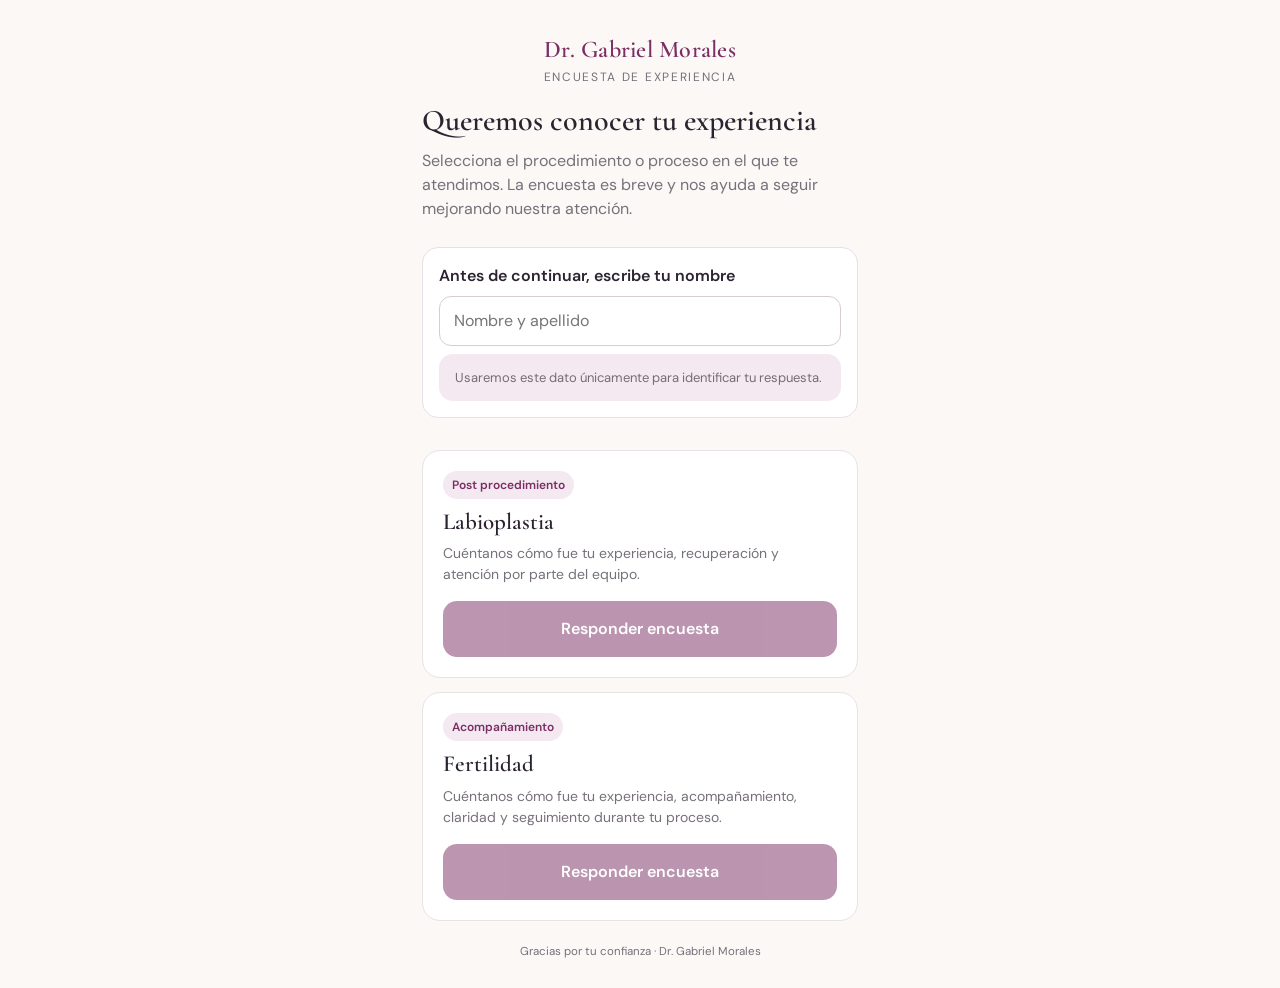
<file: index.html>
<!doctype html>
<html lang="es">
<head>
<meta charset="utf-8">
<meta name="viewport" content="width=device-width, initial-scale=1, viewport-fit=cover">
<title>Tu experiencia · Dr. Gabriel Morales</title>
<link rel="preconnect" href="https://fonts.googleapis.com">
<link href="https://fonts.googleapis.com/css2?family=Cormorant+Garamond:wght@500;600&family=DM+Sans:wght@400;500;600&display=swap" rel="stylesheet">
<link rel="stylesheet" href="styles.css">
<style>
.identifica{margin:0 0 18px;padding:16px;border:1px solid #eadfe6;border-radius:16px;background:#fff}
.identifica label{display:block;font-weight:600;margin-bottom:8px}
.identifica input{width:100%;box-sizing:border-box;padding:12px 14px;border:1px solid #d9cbd4;border-radius:12px;font:inherit}
.aviso{font-size:13px;color:#766b77;margin:8px 0 0}
.btn.disabled{opacity:.5;pointer-events:none}
</style>
</head>
<body>
<main class="app home">
  <header>
    <div class="marca">Dr. Gabriel Morales</div>
    <div class="espec">Encuesta de experiencia</div>
  </header>

  <h1 id="titulo">Queremos conocer tu experiencia</h1>
  <p class="intro">Selecciona el procedimiento o proceso en el que te atendimos. La encuesta es breve y nos ayuda a seguir mejorando nuestra atención.</p>

  <section id="identifica" class="identifica">
    <label for="nombre">Antes de continuar, escribe tu nombre</label>
    <input id="nombre" type="text" placeholder="Nombre y apellido" autocomplete="name">
    <p class="aviso">Usaremos este dato únicamente para identificar tu respuesta.</p>
  </section>

  <section class="home-card">
    <span class="badge">Post procedimiento</span>
    <h2>Labioplastia</h2>
    <p>Cuéntanos cómo fue tu experiencia, recuperación y atención por parte del equipo.</p>
    <a class="btn disabled" id="labio" href="#">Responder encuesta</a>
  </section>

  <section class="home-card">
    <span class="badge">Acompañamiento</span>
    <h2>Fertilidad</h2>
    <p>Cuéntanos cómo fue tu experiencia, acompañamiento, claridad y seguimiento durante tu proceso.</p>
    <a class="btn disabled" id="fert" href="#">Responder encuesta</a>
  </section>

  <footer>Gracias por tu confianza · Dr. Gabriel Morales</footer>
</main>

<script>
const p=new URLSearchParams(location.search);
const n=p.get('n')||'';
const lead=p.get('lead')||'';
const nombre=document.getElementById('nombre');
if(n){nombre.value=n;document.getElementById('titulo').textContent='Hola '+n+', queremos conocer tu experiencia';}
function actualizar(){
  const nom=nombre.value.trim();
  const qs=new URLSearchParams();
  if(nom) qs.set('n',nom);
  if(lead) qs.set('lead',lead);
  const suffix=qs.toString()?'?'+qs.toString():'';
  const activo=nom.length>=2;
  for(const [id,file] of [['labio','labioplastia.html'],['fert','fertilidad.html']]){
    const a=document.getElementById(id);
    a.href=activo?file+suffix:'#';
    a.classList.toggle('disabled',!activo);
  }
}
nombre.addEventListener('input',actualizar);
actualizar();
</script>
</body>
</html>
</file>
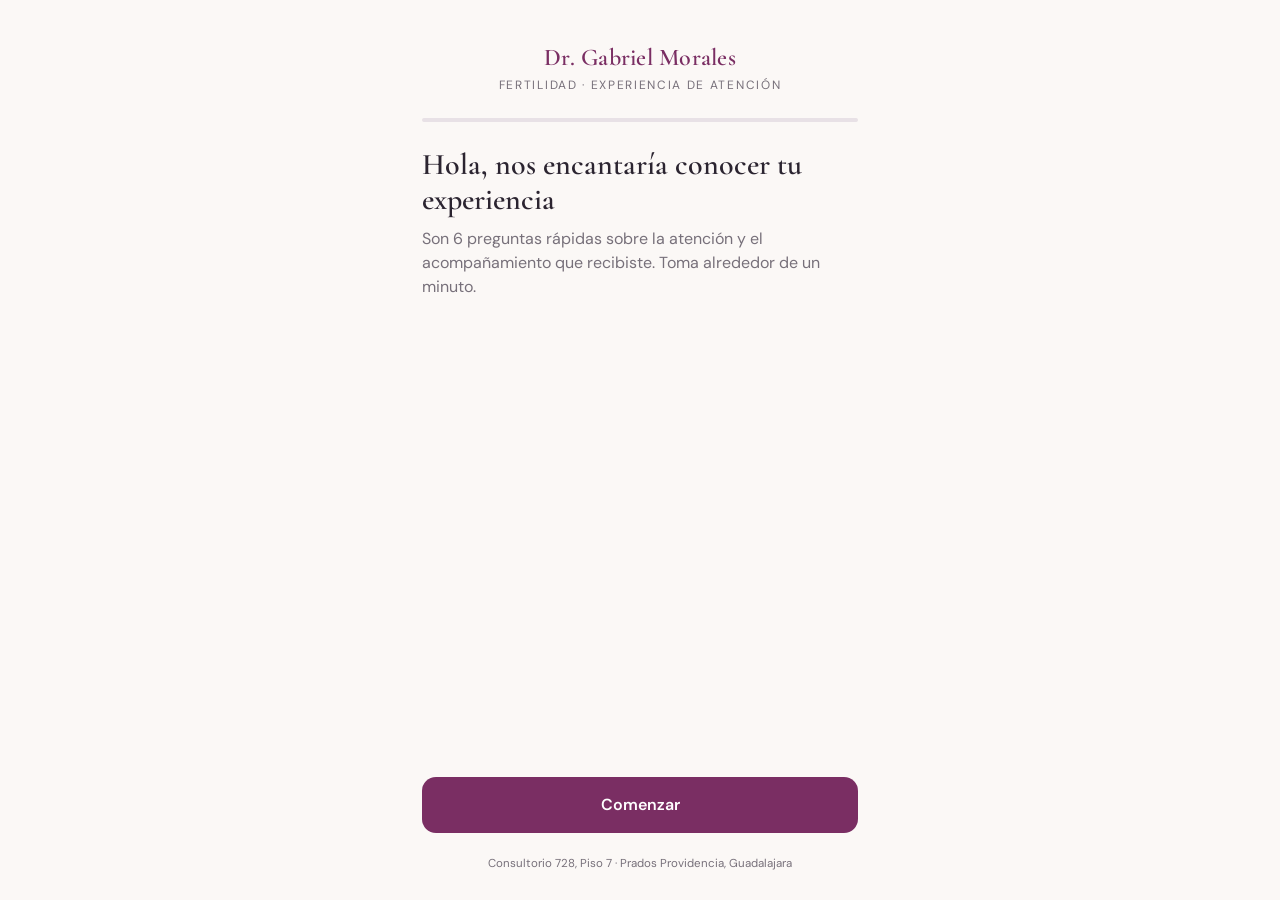
<file: fertilidad.html>
<!doctype html>
<html lang="es">
<head>
<meta charset="utf-8">
<meta name="viewport" content="width=device-width, initial-scale=1, viewport-fit=cover">
<title>Tu experiencia en fertilidad · Dr. Gabriel Morales</title>
<link rel="preconnect" href="https://fonts.googleapis.com">
<link href="https://fonts.googleapis.com/css2?family=Cormorant+Garamond:wght@500;600&family=DM+Sans:wght@400;500;600&display=swap" rel="stylesheet">
<link rel="stylesheet" href="styles.css">
</head>
<body>
<main class="app">
<header>
  <img class="logo" id="logo" alt="" hidden>
  <div class="marca">Dr. Gabriel Morales</div>
  <div class="espec">Fertilidad · Experiencia de atención</div>
</header>
<div class="barra" id="barra"><i></i></div>

<section class="paso activo" data-paso="0">
  <h1 id="saludo">Hola, nos encantaría conocer tu experiencia</h1>
  <p class="intro">Son 6 preguntas rápidas sobre la atención y el acompañamiento que recibiste. Toma alrededor de un minuto.</p>
  <div class="acciones"><button class="btn" data-sig>Comenzar</button></div>
</section>

<section class="paso" data-paso="1" data-campo="experiencia" data-tipo="estrellas">
  <div class="num">Pregunta 1 de 6</div>
  <h2>¿Cómo calificarías tu experiencia general durante tu proceso de fertilidad?</h2>
  <div class="estrellas"></div><div class="etq"></div>
  <div class="acciones"><button class="btn sec" data-ant>Atrás</button><button class="btn" data-sig disabled>Siguiente</button></div>
</section>

<section class="paso" data-paso="2" data-campo="acompanamiento" data-tipo="opciones">
  <div class="num">Pregunta 2 de 6</div>
  <h2>¿Te sentiste escuchada y acompañada durante tu proceso?</h2>
  <div class="opciones" data-ops="Sí, totalmente|En parte|No"></div>
  <div class="acciones"><button class="btn sec" data-ant>Atrás</button><button class="btn" data-sig disabled>Siguiente</button></div>
</section>

<section class="paso" data-paso="3" data-campo="informacion" data-tipo="opciones">
  <div class="num">Pregunta 3 de 6</div>
  <h2>¿La información sobre tu tratamiento y los siguientes pasos fue clara?</h2>
  <div class="opciones" data-ops="Sí, muy clara|Más o menos|No"></div>
  <div class="acciones"><button class="btn sec" data-ant>Atrás</button><button class="btn" data-sig disabled>Siguiente</button></div>
</section>

<section class="paso" data-paso="4" data-campo="seguimiento" data-tipo="estrellas">
  <div class="num">Pregunta 4 de 6</div>
  <h2>¿Cómo calificarías el seguimiento y la atención del equipo?</h2>
  <div class="estrellas"></div><div class="etq"></div>
  <div class="acciones"><button class="btn sec" data-ant>Atrás</button><button class="btn" data-sig disabled>Siguiente</button></div>
</section>

<section class="paso" data-paso="5" data-campo="dudas" data-tipo="opciones">
  <div class="num">Pregunta 5 de 6</div>
  <h2>¿Sentiste que podías resolver tus dudas cuando lo necesitabas?</h2>
  <div class="opciones" data-ops="Sí|A veces|No|Me gustaría que me contactaran"></div>
  <div class="acciones"><button class="btn sec" data-ant>Atrás</button><button class="btn" data-sig disabled>Siguiente</button></div>
</section>

<section class="paso" data-paso="6" data-campo="recomendacion" data-tipo="nps">
  <div class="num">Pregunta 6 de 6</div>
  <h2>Del 0 al 10, ¿qué tan probable es que recomiendes nuestra atención a otra paciente o pareja?</h2>
  <div class="nps"></div>
  <div class="nps-ley"><span>Nada probable</span><span>Muy probable</span></div>
  <div class="acciones"><button class="btn sec" data-ant>Atrás</button><button class="btn" data-sig disabled>Siguiente</button></div>
</section>

<section class="paso" data-paso="7" data-campo="comentario" data-tipo="texto">
  <div class="num">Opcional</div>
  <h2>¿Qué fue lo que más valoraste, o qué podríamos mejorar?</h2>
  <textarea id="comentario" placeholder="Escribe aquí si quieres compartir algo más…"></textarea>
  <div class="acciones"><button class="btn sec" data-ant>Atrás</button><button class="btn" id="enviar">Finalizar</button></div>
</section>

<section class="paso fin" data-paso="8">
  <div class="corazon">💜</div>
  <h1 id="gracias">¡Gracias por compartir tu experiencia!</h1>
  <p class="intro" style="margin-bottom:0">Tu opinión nos ayuda a mejorar el acompañamiento de cada paciente y pareja.</p>
  <div class="aviso" id="avisoContacto" hidden>El equipo revisará tu respuesta para poder darte seguimiento.</div>
  <div class="estado" id="estadoEnvio" hidden></div>
  <p style="margin-top:26px">Si deseas, también puedes compartir públicamente cómo fue tu experiencia con nuestra atención.</p>
  <a class="btn google" id="btnGoogle" target="_blank" rel="noopener">
    <svg viewBox="0 0 48 48" aria-hidden="true"><path fill="#EA4335" d="M24 9.5c3.5 0 6.6 1.2 9.1 3.6l6.8-6.8C35.8 2.4 30.3 0 24 0 14.6 0 6.6 5.4 2.7 13.3l7.9 6.1C12.5 13.6 17.8 9.5 24 9.5z"/><path fill="#4285F4" d="M46.1 24.5c0-1.6-.1-3.1-.4-4.5H24v9h12.4c-.5 2.9-2.2 5.3-4.6 6.9l7.1 5.5c4.2-3.9 7.2-9.6 7.2-16.9z"/><path fill="#FBBC05" d="M10.6 28.6c-.5-1.4-.8-3-.8-4.6s.3-3.2.8-4.6l-7.9-6.1C1 16.6 0 20.2 0 24s1 7.4 2.7 10.7l7.9-6.1C12.5 13.6 17.8 9.5 24 9.5z"/><path fill="#34A853" d="M24 48c6.5 0 11.9-2.1 15.9-5.8l-7.1-5.5c-2.2 1.5-5 2.3-8.8 2.3-6.2 0-11.5-4.1-13.4-9.9l-7.9 6.1C6.6 42.6 14.6 48 24 48z"/></svg>
    Dejar mi reseña en Google
  </a>
  <p class="nota">No necesitas compartir detalles personales de tu tratamiento; puedes hablar únicamente de la atención recibida.</p>
</section>

<footer>Consultorio 728, Piso 7 · Prados Providencia, Guadalajara</footer>
</main>

<script>
window.SURVEY_CONFIG = {
  tratamiento: 'fertilidad',
  submitUrl: 'https://lzjpxumivquajfunpuwg.supabase.co/rest/v1/encuestas_gabriel',
  supabaseAnonKey: 'eyJhbGciOiJIUzI1NiIsInR5cCI6IkpXVCJ9.eyJpc3MiOiJzdXBhYmFzZSIsInJlZiI6Imx6anB4dW1pdnF1YWpmdW5wdXdnIiwicm9sZSI6ImFub24iLCJpYXQiOjE3OTAxMzcxNTUsImV4cCI6MjEwNTcxMzE1NX0.zhnwLkoblkVb7UVgF2Bcwm5vsxRPFUez3rIhFj-zWkk',
  googleReviewUrl: 'https://search.google.com/local/writereview?placeid=ChIJ0_7BGNCvKIQR3kuCuLhaA7U',
  logoUrl: '',
  alertWhen: (r) =>
    r.dudas === 'Me gustaría que me contactaran' ||
    r.acompanamiento === 'No' ||
    r.informacion === 'No' ||
    (r.experiencia && r.experiencia <= 3) ||
    (r.recomendacion !== undefined && r.recomendacion <= 6)
};
</script>
<script src="survey.js?v=3"></script>
</body>
</html>
</file>
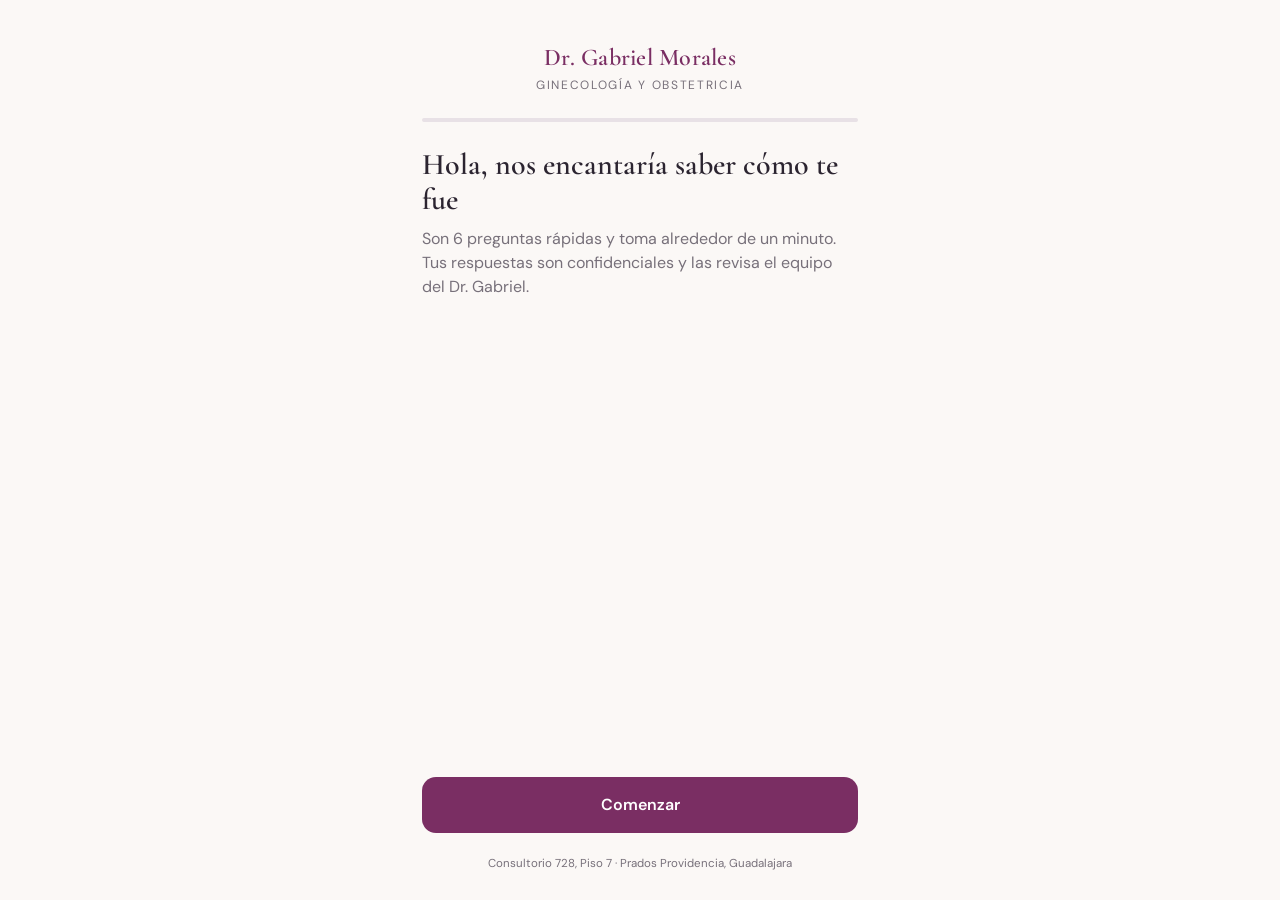
<file: labioplastia.html>
<!doctype html>
<html lang="es">
<head>
<meta charset="utf-8">
<meta name="viewport" content="width=device-width, initial-scale=1, viewport-fit=cover">
<title>Tu experiencia · Dr. Gabriel Morales</title>
<link rel="preconnect" href="https://fonts.googleapis.com">
<link href="https://fonts.googleapis.com/css2?family=Cormorant+Garamond:wght@500;600&family=DM+Sans:wght@400;500;600&display=swap" rel="stylesheet">
<link rel="stylesheet" href="styles.css">
</head>
<body>
<main class="app">
<header>
  <img class="logo" id="logo" alt="" hidden>
  <div class="marca">Dr. Gabriel Morales</div>
  <div class="espec">Ginecología y Obstetricia</div>
</header>
<div class="barra" id="barra"><i></i></div>

<section class="paso activo" data-paso="0">
  <h1 id="saludo">Hola, nos encantaría saber cómo te fue</h1>
  <p class="intro">Son 6 preguntas rápidas y toma alrededor de un minuto. Tus respuestas son confidenciales y las revisa el equipo del Dr. Gabriel.</p>
  <div class="acciones"><button class="btn" data-sig>Comenzar</button></div>
</section>

<section class="paso" data-paso="1" data-campo="experiencia" data-tipo="estrellas">
  <div class="num">Pregunta 1 de 6</div>
  <h2>¿Cómo calificarías tu experiencia general con el Dr. Gabriel?</h2>
  <div class="estrellas"></div><div class="etq"></div>
  <div class="acciones"><button class="btn sec" data-ant>Atrás</button><button class="btn" data-sig disabled>Siguiente</button></div>
</section>

<section class="paso" data-paso="2" data-campo="confianza" data-tipo="opciones">
  <div class="num">Pregunta 2 de 6</div>
  <h2>¿Te sentiste escuchada y en confianza durante tu valoración y proceso?</h2>
  <div class="opciones" data-ops="Sí, totalmente|En parte|No"></div>
  <div class="acciones"><button class="btn sec" data-ant>Atrás</button><button class="btn" data-sig disabled>Siguiente</button></div>
</section>

<section class="paso" data-paso="3" data-campo="informacion" data-tipo="opciones">
  <div class="num">Pregunta 3 de 6</div>
  <h2>¿Recibiste información clara sobre el procedimiento, los cuidados y la recuperación?</h2>
  <div class="opciones" data-ops="Sí, muy clara|Más o menos|No"></div>
  <div class="acciones"><button class="btn sec" data-ant>Atrás</button><button class="btn" data-sig disabled>Siguiente</button></div>
</section>

<section class="paso" data-paso="4" data-campo="recuperacion" data-tipo="opciones">
  <div class="num">Pregunta 4 de 6</div>
  <h2>¿Cómo va tu recuperación?</h2>
  <div class="opciones" data-ops="Muy bien|Bien|Tengo algunas molestias|Me gustaría que me contactaran"></div>
  <div class="acciones"><button class="btn sec" data-ant>Atrás</button><button class="btn" data-sig disabled>Siguiente</button></div>
</section>

<section class="paso" data-paso="5" data-campo="equipo" data-tipo="estrellas">
  <div class="num">Pregunta 5 de 6</div>
  <h2>¿Cómo calificarías la atención del equipo? (WhatsApp, recepción y citas)</h2>
  <div class="estrellas"></div><div class="etq"></div>
  <div class="acciones"><button class="btn sec" data-ant>Atrás</button><button class="btn" data-sig disabled>Siguiente</button></div>
</section>

<section class="paso" data-paso="6" data-campo="recomendacion" data-tipo="nps">
  <div class="num">Pregunta 6 de 6</div>
  <h2>Del 0 al 10, ¿qué tan probable es que recomiendes al Dr. Gabriel a una amiga?</h2>
  <div class="nps"></div>
  <div class="nps-ley"><span>Nada probable</span><span>Muy probable</span></div>
  <div class="acciones"><button class="btn sec" data-ant>Atrás</button><button class="btn" data-sig disabled>Siguiente</button></div>
</section>

<section class="paso" data-paso="7" data-campo="comentario" data-tipo="texto">
  <div class="num">Opcional</div>
  <h2>¿Qué fue lo que más te gustó, o qué podríamos mejorar?</h2>
  <textarea id="comentario" placeholder="Escribe aquí si quieres compartir algo más…"></textarea>
  <div class="acciones"><button class="btn sec" data-ant>Atrás</button><button class="btn" id="enviar">Finalizar</button></div>
</section>

<section class="paso fin" data-paso="8">
  <div class="corazon">💜</div>
  <h1 id="gracias">¡Gracias por tu tiempo!</h1>
  <p class="intro" style="margin-bottom:0">Tu opinión nos ayuda a seguir cuidando cada detalle.</p>
  <div class="aviso" id="avisoContacto" hidden>Alguien del equipo del Dr. Gabriel revisará tu respuesta para dar seguimiento.</div>
  <div class="estado" id="estadoEnvio" hidden></div>
  <p style="margin-top:26px">Tu experiencia puede ayudar a otras pacientes a tomar una decisión informada.</p>
  <a class="btn google" id="btnGoogle" target="_blank" rel="noopener">
    <svg viewBox="0 0 48 48" aria-hidden="true"><path fill="#EA4335" d="M24 9.5c3.5 0 6.6 1.2 9.1 3.6l6.8-6.8C35.8 2.4 30.3 0 24 0 14.6 0 6.6 5.4 2.7 13.3l7.9 6.1C12.5 13.6 17.8 9.5 24 9.5z"/><path fill="#4285F4" d="M46.1 24.5c0-1.6-.1-3.1-.4-4.5H24v9h12.4c-.5 2.9-2.2 5.3-4.6 6.9l7.1 5.5c4.2-3.9 7.2-9.6 7.2-16.9z"/><path fill="#FBBC05" d="M10.6 28.6c-.5-1.4-.8-3-.8-4.6s.3-3.2.8-4.6l-7.9-6.1C1 16.6 0 20.2 0 24s1 7.4 2.7 10.7l7.9-6.1z"/><path fill="#34A853" d="M24 48c6.5 0 11.9-2.1 15.9-5.8l-7.1-5.5c-2.2 1.5-5 2.3-8.8 2.3-6.2 0-11.5-4.1-13.4-9.9l-7.9 6.1C6.6 42.6 14.6 48 24 48z"/></svg>
    Dejar mi reseña en Google
  </a>
  <p class="nota">No necesitas mencionar tu procedimiento; puedes compartir únicamente cómo te sentiste con la atención.</p>
</section>

<footer>Consultorio 728, Piso 7 · Prados Providencia, Guadalajara</footer>
</main>

<script>
window.SURVEY_CONFIG = {
  tratamiento: 'labioplastia',
  submitUrl: 'https://lzjpxumivquajfunpuwg.supabase.co/rest/v1/encuestas_gabriel',
  supabaseAnonKey: 'eyJhbGciOiJIUzI1NiIsInR5cCI6IkpXVCJ9.eyJpc3MiOiJzdXBhYmFzZSIsInJlZiI6Imx6anB4dW1pdnF1YWpmdW5wdXdnIiwicm9sZSI6ImFub24iLCJpYXQiOjE3OTAxMzcxNTUsImV4cCI6MjEwNTcxMzE1NX0.zhnwLkoblkVb7UVgF2Bcwm5vsxRPFUez3rIhFj-zWkk',
  googleReviewUrl: 'https://search.google.com/local/writereview?placeid=ChIJ0_7BGNCvKIQR3kuCuLhaA7U',
  logoUrl: '',
  alertWhen: (r) =>
    ['Tengo algunas molestias','Me gustaría que me contactaran'].includes(r.recuperacion) ||
    (r.experiencia && r.experiencia <= 3) ||
    (r.recomendacion !== undefined && r.recomendacion <= 6)
};
</script>
<script src="survey.js?v=3"></script>
</body>
</html>
</file>
<file: styles.css>
:root{
  --marca:#7a2e63;
  --marca-suave:#f4e9f0;
  --fondo:#fbf8f6;
  --tinta:#2b2430;
  --sub:#77707a;
  --linea:#e8e1e6;
  --ok:#eef7f1;
  --ok-tinta:#356345;
}
*{box-sizing:border-box;margin:0}
html,body{min-height:100%}
body{
  background:var(--fondo);
  color:var(--tinta);
  font:16px/1.5 "DM Sans",system-ui,-apple-system,"Segoe UI",sans-serif;
  -webkit-font-smoothing:antialiased;
  padding:env(safe-area-inset-top,0) 0 env(safe-area-inset-bottom,0)
}
a{color:inherit}
.app{
  max-width:480px;
  margin:0 auto;
  min-height:100vh;
  display:flex;
  flex-direction:column;
  padding:24px 22px 28px
}
header{text-align:center;padding:8px 0 18px}
.logo{max-height:56px;max-width:200px;margin:0 auto 8px;display:block}
.marca{
  font-family:"Cormorant Garamond",Georgia,serif;
  font-size:24px;
  font-weight:600;
  letter-spacing:.01em;
  color:var(--marca)
}
.espec{font-size:12px;letter-spacing:.14em;text-transform:uppercase;color:var(--sub)}
.barra{height:4px;background:var(--linea);border-radius:4px;overflow:hidden;margin:6px 0 26px}
.barra i{display:block;height:100%;width:0;background:var(--marca);transition:width .35s ease}
.paso{display:none;flex:1;animation:entra .35s ease}
.paso.activo{display:flex;flex-direction:column}
@keyframes entra{from{opacity:0;transform:translateY(8px)}to{opacity:1;transform:none}}
.num{font-size:13px;color:var(--sub);margin-bottom:6px}
h1,h2{font-family:"Cormorant Garamond",Georgia,serif;font-weight:600;line-height:1.15}
h1{font-size:30px;margin-bottom:10px}
h2{font-size:26px;margin-bottom:22px}
p.intro{color:var(--sub);margin-bottom:26px}
.estrellas{display:flex;gap:10px;justify-content:center;margin:10px 0 8px}
.estrellas button{background:none;border:0;padding:4px;cursor:pointer;font-size:42px;line-height:1;color:#d9d2d7;transition:transform .15s,color .15s}
.estrellas button.on{color:var(--marca)}
.estrellas button:active{transform:scale(.9)}
.etq{text-align:center;color:var(--sub);font-size:14px;min-height:21px}
.opciones{display:flex;flex-direction:column;gap:10px}
.opcion{
  width:100%;text-align:left;font:inherit;padding:15px 18px;border:1.5px solid var(--linea);
  border-radius:14px;background:#fff;color:var(--tinta);cursor:pointer;
  transition:border-color .15s,background .15s
}
.opcion.on{border-color:var(--marca);background:var(--marca-suave)}
.nps{display:grid;grid-template-columns:repeat(6,1fr);gap:8px}
.nps button{
  font:inherit;font-weight:600;aspect-ratio:1;border:1.5px solid var(--linea);
  border-radius:12px;background:#fff;color:var(--tinta);cursor:pointer
}
.nps button.on{background:var(--marca);border-color:var(--marca);color:#fff}
.nps-ley{display:flex;justify-content:space-between;font-size:12px;color:var(--sub);margin-top:8px}
textarea{
  width:100%;min-height:140px;font:inherit;padding:14px 16px;border:1.5px solid var(--linea);
  border-radius:14px;background:#fff;resize:vertical;color:var(--tinta)
}
textarea:focus{outline:none;border-color:var(--marca)}
.acciones{margin-top:auto;padding-top:28px;display:flex;gap:10px}
.btn{
  flex:1;font:inherit;font-weight:600;padding:16px;border-radius:14px;border:0;
  cursor:pointer;background:var(--marca);color:#fff;transition:opacity .15s;text-decoration:none;
  text-align:center
}
.btn:disabled{opacity:.35;cursor:default}
.btn.sec{flex:0 0 auto;background:transparent;color:var(--sub);padding:16px 10px}
.nota{font-size:12.5px;color:var(--sub);text-align:center;margin-top:14px}
.fin{text-align:center;justify-content:center}
.fin .corazon{font-size:44px;margin-bottom:8px}
.google{display:flex;align-items:center;justify-content:center;gap:10px;text-decoration:none;margin-top:26px}
.google svg{width:20px;height:20px;background:#fff;border-radius:50%;padding:2px}
.aviso{background:var(--marca-suave);border-radius:14px;padding:14px 16px;font-size:14.5px;margin-top:20px;text-align:left}
.estado{background:var(--ok);color:var(--ok-tinta);border-radius:14px;padding:12px 14px;font-size:13px;margin-top:18px}
footer{text-align:center;font-size:11.5px;color:var(--sub);padding-top:22px}
.home{justify-content:center}
.home-card{background:#fff;border:1px solid var(--linea);border-radius:18px;padding:20px;margin-top:14px}
.home-card h2{font-size:23px;margin-bottom:8px}
.home-card p{color:var(--sub);font-size:14px;margin-bottom:16px}
.home-card .btn{display:block}
.badge{display:inline-block;background:var(--marca-suave);color:var(--marca);padding:5px 9px;border-radius:999px;font-size:12px;font-weight:600;margin-bottom:10px}
</file>
